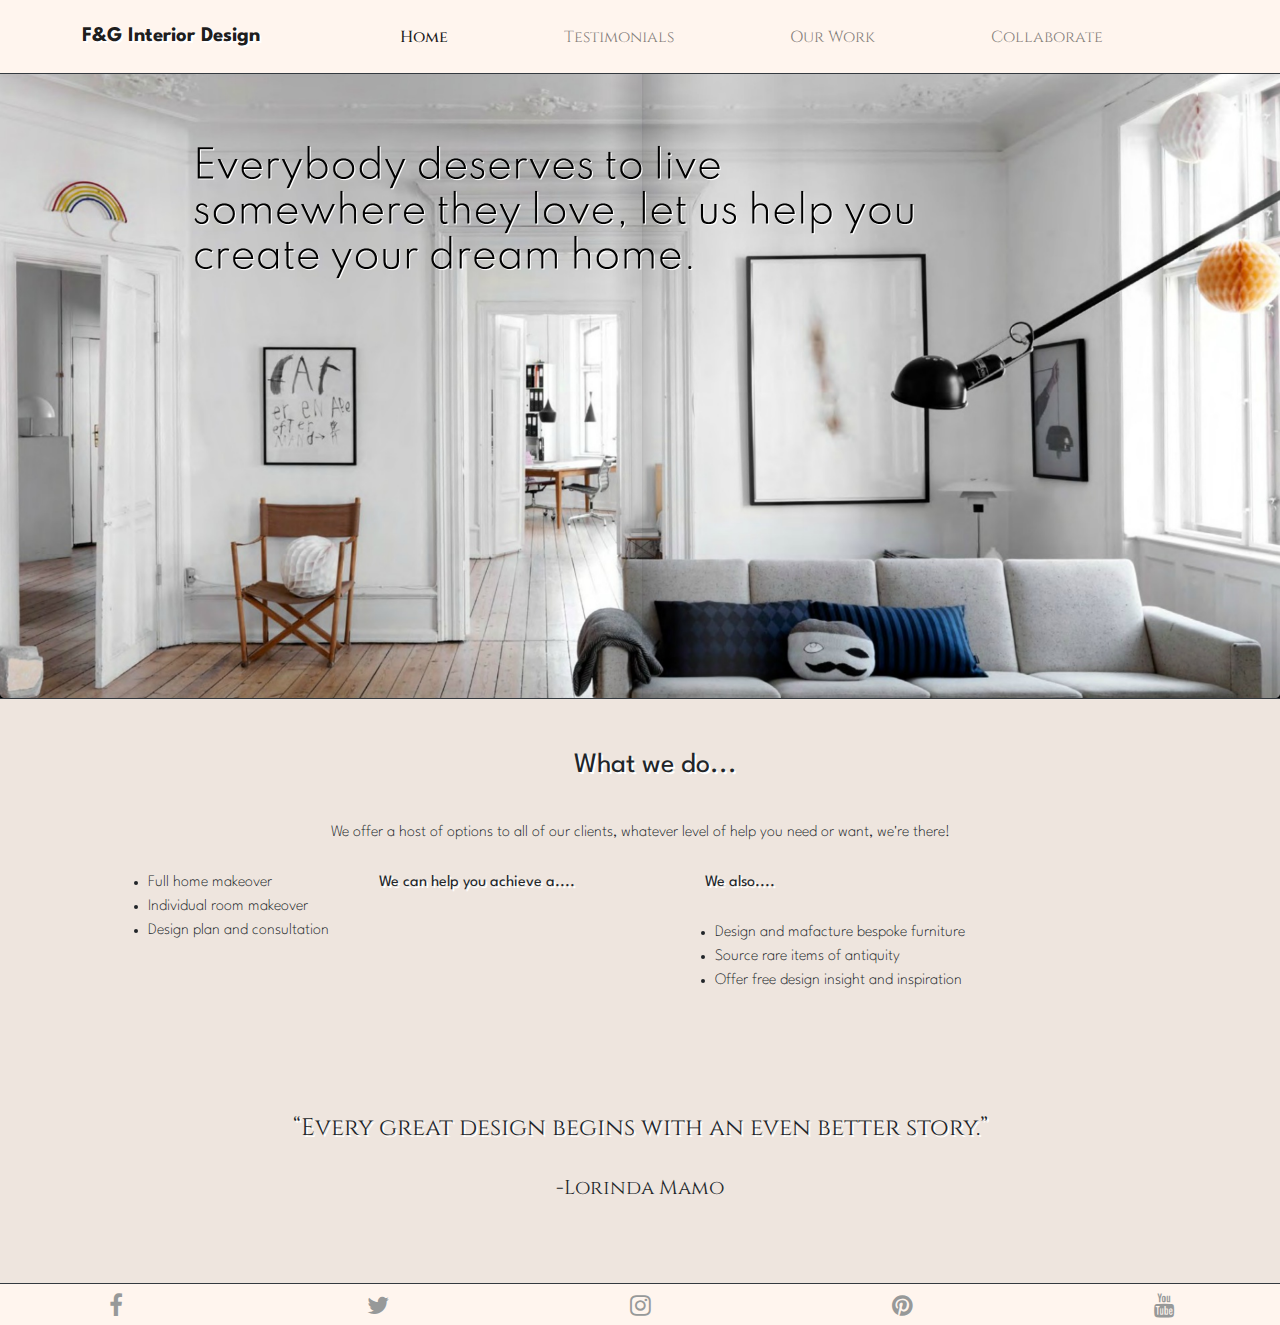
<file: index.html>
<!DOCTYPE html>
<html lang="en">
<head>
    <meta charset="UTF-8">
    <meta name="viewport" content="width=device-width, initial-scale=1.0">
    <meta http-equiv="X-UA-Compatible" content="ie=edge">
    <link rel="stylesheet" href="https://maxcdn.bootstrapcdn.com/bootstrap/4.2.1/css/bootstrap.min.css" type="text/css" />
    <link rel="stylesheet" href="https://maxcdn.bootstrapcdn.com/font-awesome/4.7.0/css/font-awesome.min.css" type="text/css"/>
    <link rel="stylesheet" href="assets/css/style.css">
    <title>F&G Interior Design</title> 
</head>

<body>
    <header>
        <nav class="navbar navbar-expand-lg navbar-light border-bottom border-dark">
            <a class="nav-link" href="index.html"><span class="navbar-brand mb-0 h1">F&G Interior Design</span></a>
                <button class="navbar-toggler" type="button" data-toggle="collapse" data-target="#navbarNav" aria-controls="navbarNav" aria-expanded="false" aria-label="Toggle navigation">
                <span class="navbar-toggler-icon"></span>
                </button>
            <div class="collapse navbar-collapse" id="navbarNav">
                <ul class="navbar-nav">
                <li class="nav-item active">
                    <a class="nav-link" href="index.html">Home<span class="sr-only">(current)</span></a>
                </li>
                <li class="nav-item">
                    <a class="nav-link" href="testimonials.html">Testimonials</a>
                </li>
                <li class="nav-item">
                    <a class="nav-link" href="workhistory.html">Our Work</a>
                </li>
                <li class="nav-item">
                    <a class="nav-link" href="contact.html">Collaborate</a>
                </li>
                </ul>
            </div>
        </nav>
    </header>
    <section>  
        <div class="landing-container">
            <img src="assets/images/landingpagepic.png" class="img-fluid border-bottom border-dark" alt="F&G interior design">
        </div>
    </section>
    <section class="background-color-main">
        <h3 class="landing-page-main-heading text-center">What we do...</h3>
        <p class="landing-page-text text-center">We offer a host of options to all of our clients, whatever level of help you need or want, we're there!</p>
        <div class="container">
            <div class="row">
                <div class="col-md">
                    <p class="landing-page-heading-left"> We can help you achieve a....</p>       
                    <ul class="landing-page-text-left">    
                        <li>Full home makeover</li>
                        <li>Individual room makeover</li>
                        <li>Design plan and consultation</li>
                    </ul>
                </div>
                <div class="col-md">
                    <p class="landing-page-heading-right"> We also....</p>       
                    <ul class="landing-page-text-right">    
                        <li>Design and mafacture bespoke furniture</li>
                        <li>Source rare items of antiquity</li>
                        <li>Offer free design insight and inspiration</li>
                    </ul>
                </div>  
            </div>
        </div>    
    </section>
    <section class="background-color-main">
        <div class="row">
            <div class="col">
                <h4 class="end-quote text-center">“Every great design begins with an even better story.”</h4>
                <h5 class="end-quote-name text-center">-Lorinda Mamo</h5>
            </div>
        </div>
    </section>
    <footer class="border-top border-dark">
        <div class="footer-container">
            <div class="row">
                <div class="col-sm footer-icon">
                    <a target="_blank" href="https://www.facebook.com/">
                        <i class="fa fa-facebook"></i>
                    </a>
                </div>
                <div class="col-sm footer-icon">
                    <a target="_blank" href="https://www.twitter.com/">
                        <i class="fa fa-twitter"></i>
                    </a>
                </div>
                <div class="col-sm footer-icon">
                    <a target="_blank" href="https://www.instagram.com/">
                        <i class="fa fa-instagram"></i>
                    </a>
                </div>
                <div class="col-sm footer-icon">
                    <a target="_blank" href="https://www.pinterest.com/">
                        <i class="fa fa-pinterest"></i>
                    </a>
                </div>
                <div class="col-sm footer-icon">
                    <a target="_blank" href="https://www.youtube.com/">
                        <i class="fa fa-youtube"></i>
                    </a>
                </div>
            </div>
        </div>
    </footer>

<script src="https://code.jquery.com/jquery-3.4.1.slim.min.js" integrity="sha384-J6qa4849blE2+poT4WnyKhv5vZF5SrPo0iEjwBvKU7imGFAV0wwj1yYfoRSJoZ+n" crossorigin="anonymous"></script>
<script src="https://cdn.jsdelivr.net/npm/popper.js@1.16.0/dist/umd/popper.min.js" integrity="sha384-Q6E9RHvbIyZFJoft+2mJbHaEWldlvI9IOYy5n3zV9zzTtmI3UksdQRVvoxMfooAo" crossorigin="anonymous"></script>
<script src="https://stackpath.bootstrapcdn.com/bootstrap/4.4.1/js/bootstrap.min.js" integrity="sha384-wfSDF2E50Y2D1uUdj0O3uMBJnjuUD4Ih7YwaYd1iqfktj0Uod8GCExl3Og8ifwB6" crossorigin="anonymous"></script>

</body>
</html>
</file>
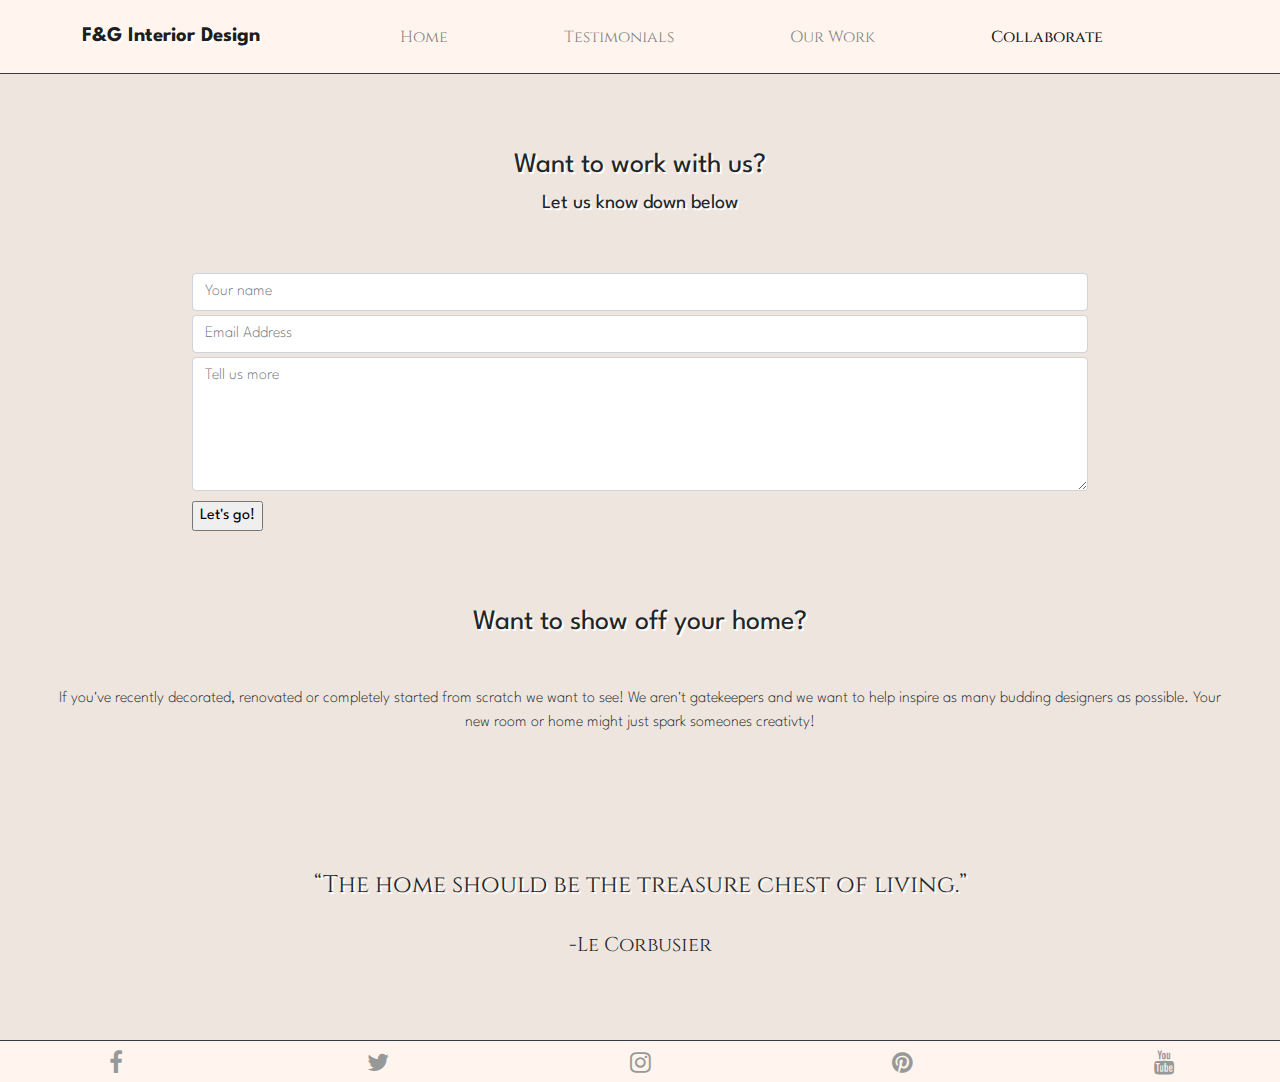
<file: contact.html>
<!DOCTYPE html>
<html lang="en">
<head>
    <meta charset="UTF-8">
    <meta name="viewport" content="width=device-width, initial-scale=1.0">
    <meta http-equiv="X-UA-Compatible" content="ie=edge">
    <link rel="stylesheet" href="https://maxcdn.bootstrapcdn.com/bootstrap/4.2.1/css/bootstrap.min.css" type="text/css" />
    <link rel="stylesheet" href="https://maxcdn.bootstrapcdn.com/font-awesome/4.7.0/css/font-awesome.min.css" type="text/css" />
    <link rel="stylesheet" href="assets/css/style.css">
    <title>F&G Interior Design</title> 
</head>
<body>
    <nav class="navbar navbar-expand-lg navbar-light border-bottom border-dark">
        <a class="nav-link" href="index.html"><span class="navbar-brand mb-0 h1">F&G Interior Design</span></a>
            <button class="navbar-toggler" type="button" data-toggle="collapse" data-target="#navbarNav" aria-controls="navbarNav" aria-expanded="false" aria-label="Toggle navigation">
                <span class="navbar-toggler-icon"></span>
            </button>
        <div class="collapse navbar-collapse" id="navbarNav">
            <ul class="navbar-nav">
            <li class="nav-item">
                <a class="nav-link" href="index.html">Home <span class="sr-only">(current)</span></a>
            </li>
            <li class="nav-item">
                <a class="nav-link" href="testimonials.html">Testimonials</a>
            </li>
            <li class="nav-item">
                <a class="nav-link" href="workhistory.html">Our Work</a>
            </li>
            <li class="nav-item active">
                <a class="nav-link" href="contact.html">Collaborate</a>
            </li>
            </ul>
        </div>
    </nav>
    <section class="background-color-main">
        <div class="row">
            <div class="col">
                <h3 class="contact-heading text-center">Want to work with us?</h3>
                <h5 class="contact-sub-heading text-center">Let us know down below</h5>
                <div class="collab-form">
                <form>
                    <div class="form-group">
                        <input type="text" name="name" id="contactname" class= "form-control form-text" placeholder="Your name" required />
                    </div>
                    <div class="form-group">
                        <input type="email" name="emailaddress" id="emailaddress" class= "form-control form-text" placeholder="Email Address" required />
                    </div>      
                    <div class="form-group">
                        <textarea class="form-control form-text" id="moreinfo" placeholder="Tell us more" rows="5" required></textarea>
                    </div>
                    <div class="form-group">
                        <input type="submit" value="Let's go!">
                    </div>
                </form>
                </div>
             </div>
        </div>
    </section>
    <section class="background-color-main">
        <div class="row">
            <div class="col">
                <h3 class="contact-heading text-center">Want to show off your home?</h3>
                <p class="end-para">If you've recently decorated, renovated or completely started from scratch we want to see! We aren't gatekeepers and we want to help inspire as many budding designers as possible. Your new room or home might just spark someones creativty!</p>
            </div>
        </div>
    </section>        
    <section class="background-color-main">
        <div class="row">
            <div class="col">
                <h4 class="end-quote text-center">“The home should be the treasure chest of living.”</h4>
                <h5 class="end-quote-name text-center">-Le Corbusier</h5>
            </div>
        </div>
    </section>
    <footer class="border-top border-dark">
        <div class="footer-container">
            <div class="row">
                <div class="col-sm footer-icon">
                    <a target="_blank" href="https://www.facebook.com/">
                        <i class="fa fa-facebook"></i>
                    </a>
                </div>
                <div class="col-sm footer-icon">
                    <a target="_blank" href="https://www.twitter.com/">
                        <i class="fa fa-twitter"></i>
                    </a>
                </div>
                <div class="col-sm footer-icon">
                    <a target="_blank" href="https://www.instagram.com/">
                        <i class="fa fa-instagram"></i>
                    </a>
                </div>
                <div class="col-sm footer-icon">
                    <a target="_blank" href="https://www.pinterest.com/">
                        <i class="fa fa-pinterest"></i>
                    </a>
                </div>
                <div class="col-sm footer-icon">
                    <a target="_blank" href="https://www.youtube.com/">
                        <i class="fa fa-youtube"></i>
                    </a>
                </div>
            </div>
        </div>
    </footer>   

<script src="https://code.jquery.com/jquery-3.4.1.slim.min.js" integrity="sha384-J6qa4849blE2+poT4WnyKhv5vZF5SrPo0iEjwBvKU7imGFAV0wwj1yYfoRSJoZ+n" crossorigin="anonymous"></script>
<script src="https://cdn.jsdelivr.net/npm/popper.js@1.16.0/dist/umd/popper.min.js" integrity="sha384-Q6E9RHvbIyZFJoft+2mJbHaEWldlvI9IOYy5n3zV9zzTtmI3UksdQRVvoxMfooAo" crossorigin="anonymous"></script>
<script src="https://stackpath.bootstrapcdn.com/bootstrap/4.4.1/js/bootstrap.min.js" integrity="sha384-wfSDF2E50Y2D1uUdj0O3uMBJnjuUD4Ih7YwaYd1iqfktj0Uod8GCExl3Og8ifwB6" crossorigin="anonymous"></script>
 
</body>
</html>
</file>
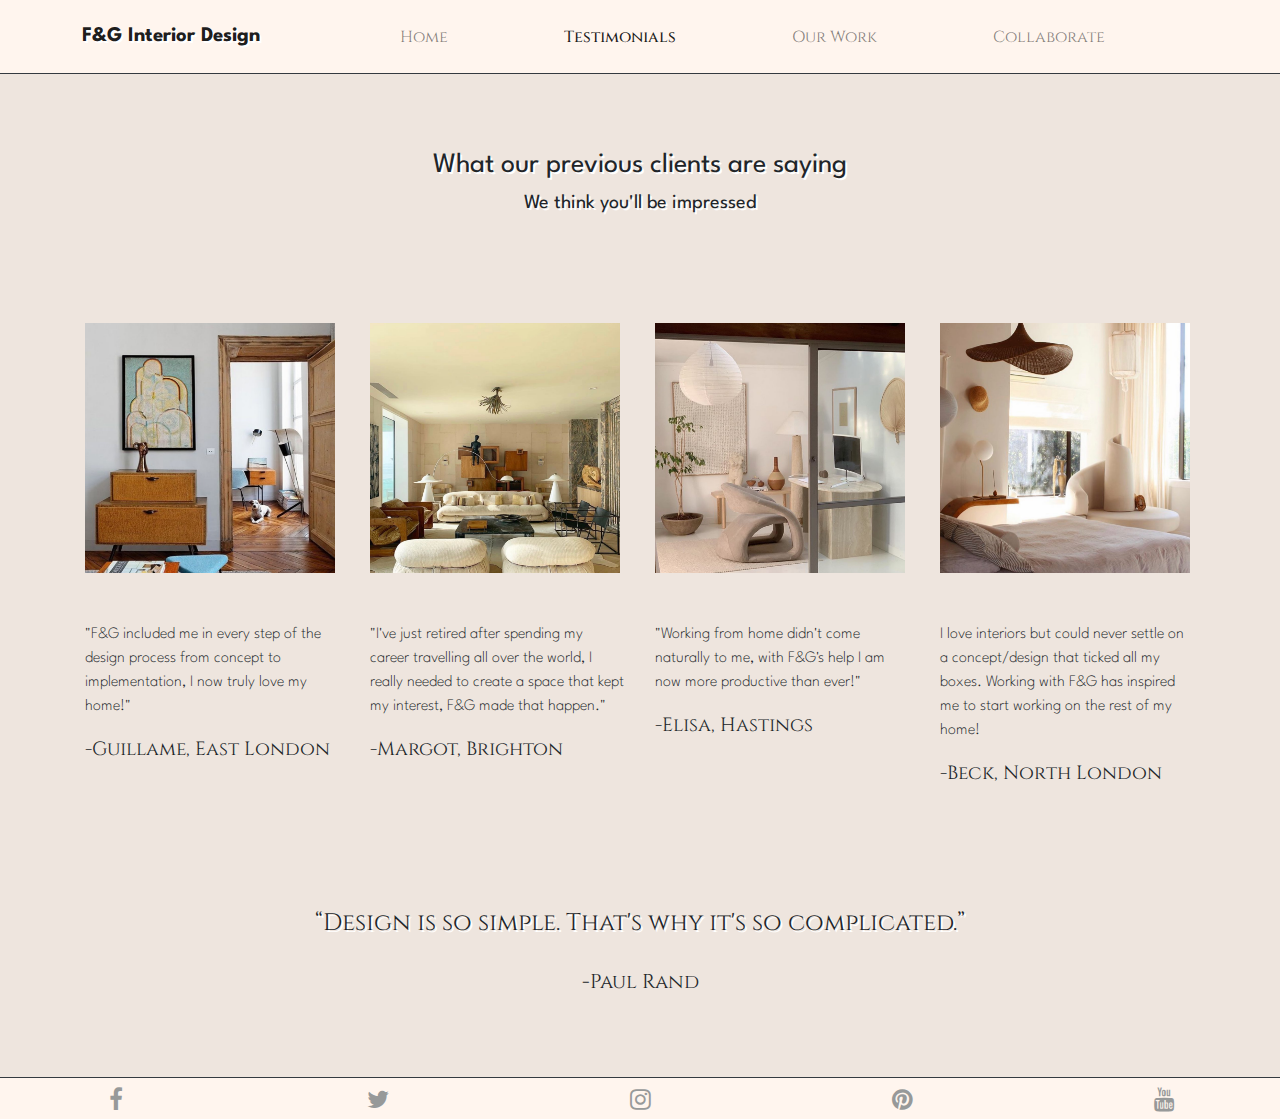
<file: testimonials.html>
<!DOCTYPE html>
<html lang="en">
<head>
    <meta charset="UTF-8">
    <meta name="viewport" content="width=device-width, initial-scale=1.0">
    <meta http-equiv="X-UA-Compatible" content="ie=edge">
    <link rel="stylesheet" href="https://maxcdn.bootstrapcdn.com/bootstrap/4.2.1/css/bootstrap.min.css" type="text/css" />
    <link rel="stylesheet" href="https://maxcdn.bootstrapcdn.com/font-awesome/4.7.0/css/font-awesome.min.css" type="text/css" />
    <link rel="stylesheet" href="assets/css/style.css">
    <title>F&G Interior Design</title> 
</head>
<body>
    <nav class="navbar navbar-expand-lg navbar-light border-bottom border-dark">
        <a class="nav-link" href="index.html"><span class="navbar-brand mb-0 h1">F&G Interior Design</span></a>
            <button class="navbar-toggler" type="button" data-toggle="collapse" data-target="#navbarNav" aria-controls="navbarNav" aria-expanded="false" aria-label="Toggle navigation">
                <span class="navbar-toggler-icon"></span>
            </button>
        <div class="collapse navbar-collapse" id="navbarNav">
            <ul class="navbar-nav">
            <li class="nav-item">
                <a class="nav-link" href="index.html">Home <span class="sr-only">(current)</span></a>
            </li>
            <li class="nav-item active">
                <a class="nav-link" href="testimonials.html">Testimonials</a>
            </li>
            <li class="nav-item">
                <a class="nav-link" href="workhistory.html">Our Work</a>
            </li>
            <li class="nav-item">
                <a class="nav-link" href="contact.html">Collaborate</a>
            </li>
            </ul>
        </div>
    </nav>
    <section class="background-color-main">
        <div class="row">
            <div class="col">
                <h3 class="contact-heading text-center">What our previous clients are saying</h3>
                <h5 class="contact-sub-heading text-center">We think you'll be impressed</h5>
            </div>
        </div>
    </section>
    <section class="background-color-main">
        <div class="container container-fluid">
            <div class="row">
                <div class="col testimonial-container">
                    <img src="assets/images/testimonial1.png" class="testimonial-image" alt="Guillame - East London">
                    <p class="main-quote">"F&G included me in every step of the design process from concept to implementation, I now truly love my home!"</p>
                    <p class="quote-name">-Guillame, East London  </p>
                </div>
                <div class="col testimonial-container">
                    <img src="assets/images/testimonial2.png" class="testimonial-image" alt="Margot - Brighton">
                    <p class="main-quote">"I've just retired after spending my career travelling all over the world, I really needed to create a space that kept my interest, F&G made that happen."</p>
                    <p class="quote-name">-Margot, Brighton</p>
                </div>
                <div class="col testimonial-container">
                    <img src="assets/images/testimonial3.png" class="testimonial-image" alt="Elisa - Hastings">
                    <p class="main-quote">"Working from home didn't come naturally to me, with F&G's help I am now more productive than ever!"</p>
                    <p class="quote-name">-Elisa, Hastings</p>
                </div>
                <div class="col testimonial-container">
                    <img src="assets/images/testimonial4.png" class="testimonial-image" alt="Beck - North London">
                    <p class="main-quote">I love interiors but could never settle on a concept/design that ticked all my boxes. Working with F&G has inspired me to start working on the rest of my home!</p>
                    <p class="quote-name">-Beck, North London</p>
                </div>
            </div>
        </div>
    </section>
    <section class="background-color-main">
        <div class="row">
            <div class="col">
                <h4 class="end-quote text-center">“Design is so simple. That's why it's so complicated.”</h4>
                <h5 class="end-quote-name text-center">-Paul Rand</h5>
            </div>
        </div>
    </section>
    <footer class="border-top border-dark">
        <div class="footer-container">
            <div class="row">
                <div class="col-sm footer-icon">
                    <a target="_blank" href="https://www.facebook.com/">
                        <i class="fa fa-facebook"></i>
                    </a>
                </div>
                <div class="col-sm footer-icon">
                    <a target="_blank" href="https://www.twitter.com/">
                        <i class="fa fa-twitter"></i>
                    </a>
                </div>
                <div class="col-sm footer-icon">
                    <a target="_blank" href="https://www.instagram.com/">
                        <i class="fa fa-instagram"></i>
                    </a>
                </div>
                <div class="col-sm footer-icon">
                    <a target="_blank" href="https://www.pinterest.com/">
                        <i class="fa fa-pinterest"></i>
                    </a>
                </div>
                <div class="col-sm footer-icon">
                    <a target="_blank" href="https://www.youtube.com/">
                        <i class="fa fa-youtube"></i>
                    </a>
                </div>
            </div>
        </div>
    </footer>

<script src="https://code.jquery.com/jquery-3.4.1.slim.min.js" integrity="sha384-J6qa4849blE2+poT4WnyKhv5vZF5SrPo0iEjwBvKU7imGFAV0wwj1yYfoRSJoZ+n" crossorigin="anonymous"></script>
<script src="https://cdn.jsdelivr.net/npm/popper.js@1.16.0/dist/umd/popper.min.js" integrity="sha384-Q6E9RHvbIyZFJoft+2mJbHaEWldlvI9IOYy5n3zV9zzTtmI3UksdQRVvoxMfooAo" crossorigin="anonymous"></script>
<script src="https://stackpath.bootstrapcdn.com/bootstrap/4.4.1/js/bootstrap.min.js" integrity="sha384-wfSDF2E50Y2D1uUdj0O3uMBJnjuUD4Ih7YwaYd1iqfktj0Uod8GCExl3Og8ifwB6" crossorigin="anonymous"></script>

</body>
</html>
</file>
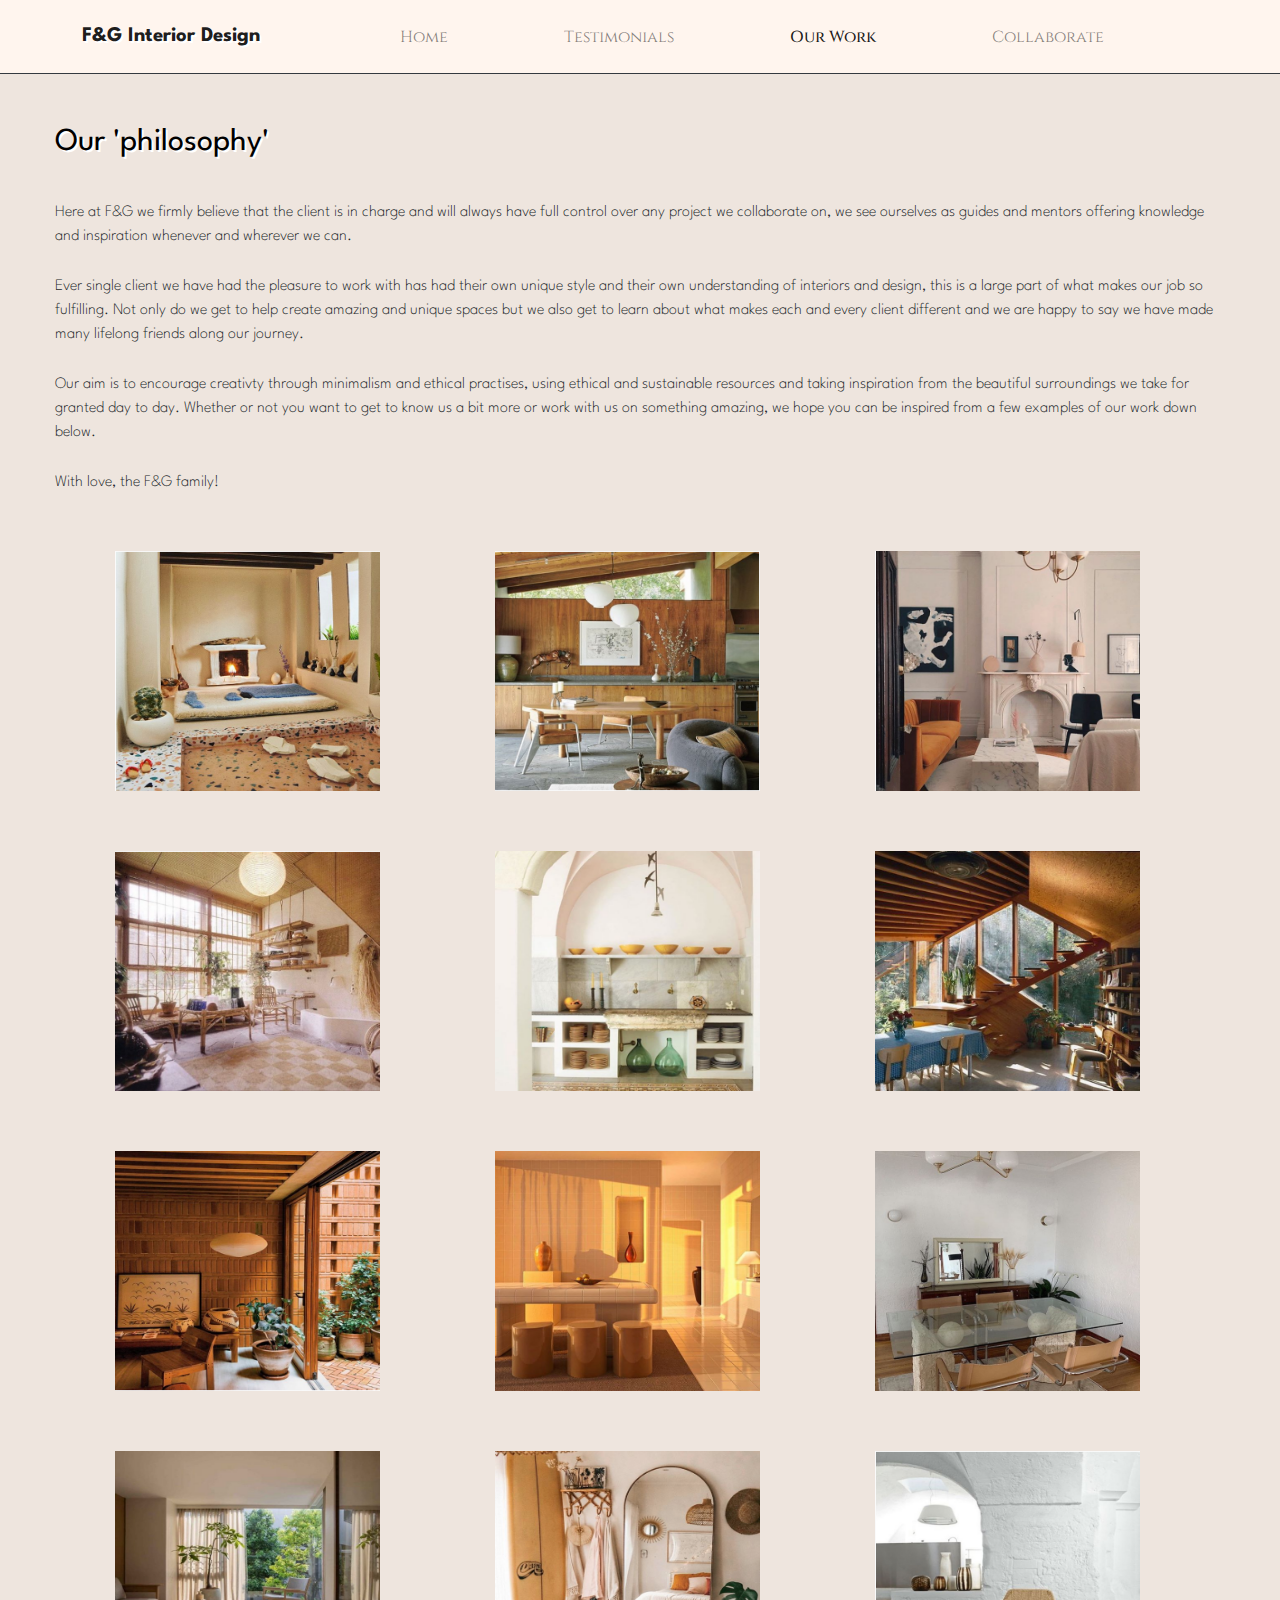
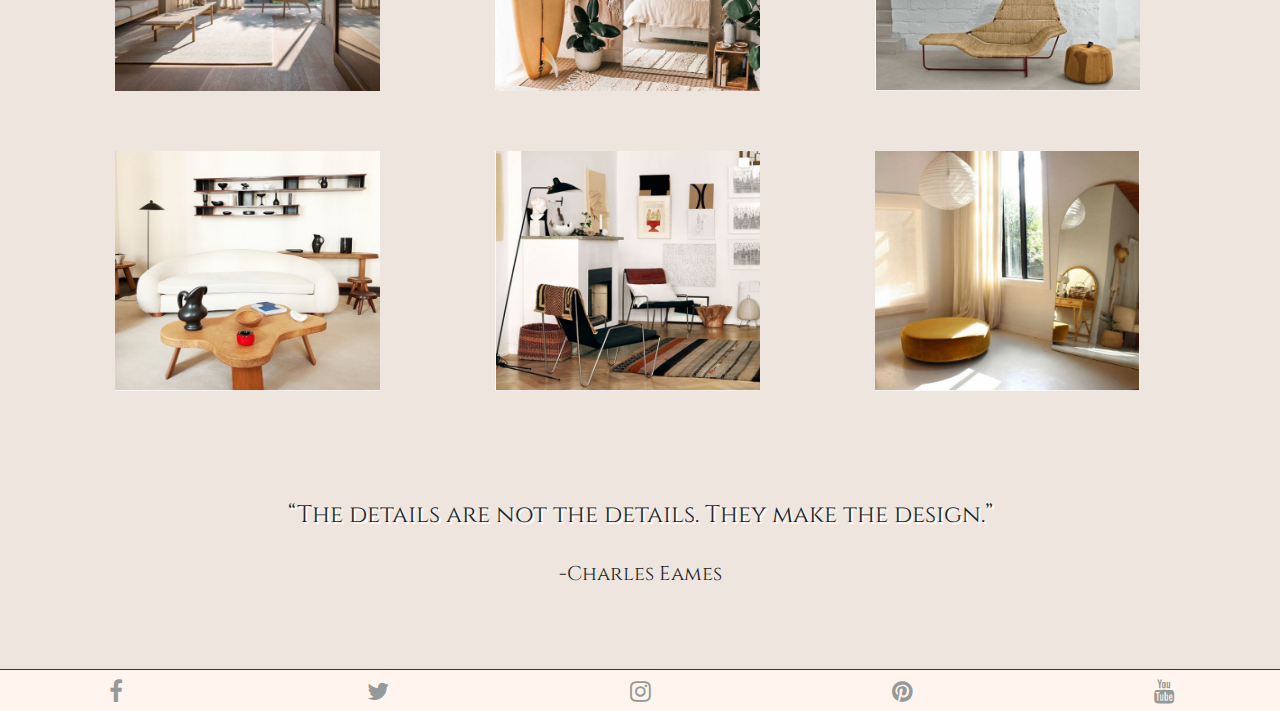
<file: workhistory.html>
<!DOCTYPE html>
<html lang="en">
<head>
    <meta charset="UTF-8">
    <meta name="viewport" content="width=device-width, initial-scale=1.0">
    <meta http-equiv="X-UA-Compatible" content="ie=edge">
    <link rel="stylesheet" href="https://maxcdn.bootstrapcdn.com/bootstrap/4.2.1/css/bootstrap.min.css" type="text/css" />
    <link rel="stylesheet" href="https://maxcdn.bootstrapcdn.com/font-awesome/4.7.0/css/font-awesome.min.css" type="text/css" />
    <link rel="stylesheet" href="assets/css/style.css">
    <title>F&G Interior Design</title> 
</head>
<body>
    <nav class="navbar navbar-expand-lg navbar-light border-bottom border-dark">
        <a class="nav-link" href="index.html"><span class="navbar-brand mb-0 h1">F&G Interior Design</span></a>
            <button class="navbar-toggler" type="button" data-toggle="collapse" data-target="#navbarNav" aria-controls="navbarNav" aria-expanded="false" aria-label="Toggle navigation">
                <span class="navbar-toggler-icon"></span>
            </button>
        <div class="collapse navbar-collapse" id="navbarNav">
            <ul class="navbar-nav">
            <li class="nav-item">
                <a class="nav-link" href="index.html">Home <span class="sr-only">(current)</span></a>
            </li>
            <li class="nav-item">
                <a class="nav-link" href="testimonials.html">Testimonials</a>
            </li>
            <li class="nav-item active">
                <a class="nav-link" href="workhistory.html">Our Work</a>
            </li>
            <li class="nav-item">
                <a class="nav-link" href="contact.html">Collaborate</a>
            </li>
            </ul>
        </div>
    </nav>
    <section class="background-color-main">
        <h2 class="work-history-heading">Our 'philosophy'</h2>
        <p class="philosophy-para">Here at F&G we firmly believe that the client is in charge and will always have full control over any project we collaborate on, we see ourselves as guides and mentors offering knowledge and inspiration whenever and wherever we can.</p>
        <p class="philosophy-para">Ever single client we have had the pleasure to work with has had their own unique style and their own understanding of interiors and design, this is a large part of what makes our job so fulfilling. Not only do we get to help create amazing and unique spaces but we also get to learn about what makes each and every client different and we are happy to say we have made many lifelong friends along our journey.</p>
        <p class="philosophy-para">Our aim is to encourage creativty through minimalism and ethical practises, using ethical and sustainable resources and taking inspiration from the beautiful surroundings we take for granted day to day. Whether or not you want to get to know us a bit more or work with us on something amazing, we hope you can be inspired from a few examples of our work down below.</p>
        <p class="philosophy-para">With love, the F&G family! </p>
        <div class="container image-container">
            <div class="row">
                <div class="col">
                    <img src="assets/images/fgwh1.png" class="work-history-image" alt="Previous project image one">
                </div>
                <div class="col">
                    <img src="assets/images/fgwh2.png" class="work-history-image" alt="Previous project image two">
                </div>
                <div class="col">
                    <img src="assets/images/fgwh3.png" class="work-history-image" alt="Previous project image three">
                </div>
            </div>
        </div>
        <div class="container image-container">
            <div class="row">
                <div class="col">
                    <img src="assets/images/fgwh4.png" class="work-history-image" alt="Previous project image four">
                </div>
                <div class="col">
                    <img src="assets/images/fghw5.png" class="work-history-image" alt="Previous project image five">
                </div>
                <div class="col">
                    <img src="assets/images/fgwh6.png" class="work-history-image" alt="Previous project image six">
                </div>
            </div>
        </div>
        <div class="container image-container">
            <div class="row">
                <div class="col">
                    <img src="assets/images/fgwh7.png" class="work-history-image" alt="Previous project image seven">
                </div>
                <div class="col">
                    <img src="assets/images/fgwh8.png" class="work-history-image" alt="Previous project image eight">
                </div>
                <div class="col">
                    <img src="assets/images/fgwh9.png" class="work-history-image" alt="Previous project image nine">
                </div>
            </div>
        </div>
        <div class="container image-container">
            <div class="row">
                <div class="col">
                    <img src="assets/images/fgwh10.png" class="work-history-image" alt="Previous project image ten">
                </div>
                <div class="col">
                    <img src="assets/images/fgwh11.png" class="work-history-image" alt="Previous project image eleven">
                </div>
                <div class="col">
                    <img src="assets/images/fgwh12.png" class="work-history-image" alt="Previous project image twelve">
                </div>
            </div>
        </div>
        <div class="container image-container">
            <div class="row">
                <div class="col">
                    <img src="assets/images/fgwh13.png" class="work-history-image" alt="Previous project image thirteen">
                </div>
                <div class="col">
                    <img src="assets/images/fgwh14.png" class="work-history-image" alt="Previous project image fourteen">
                </div>
                <div class="col">
                    <img src="assets/images/fgwh15.png" class="work-history-image" alt="Previous project image fifteen">
                </div>
            </div>
        </div>
    </section>
    <section class="background-color-main">
        <div class="row">
            <div class="col">
                <h4 class="end-quote text-center">“The details are not the details. They make the design.”</h4>
                <h5 class="end-quote-name text-center">-Charles Eames</h5>
            </div>
        </div>
    </section>
    <footer class="border-top border-dark">
        <div class="footer-container">
            <div class="row">
                <div class="col-sm footer-icon">
                    <a target="_blank" href="https://www.facebook.com/">
                        <i class="fa fa-facebook"></i>
                    </a>
                </div>
                <div class="col-sm footer-icon">
                    <a target="_blank" href="https://www.twitter.com/">
                        <i class="fa fa-twitter"></i>
                    </a>
                </div>
                <div class="col-sm footer-icon">
                    <a target="_blank" href="https://www.instagram.com/">
                        <i class="fa fa-instagram"></i>
                    </a>
                </div>
                <div class="col-sm footer-icon">
                    <a target="_blank" href="https://www.pinterest.com/">
                        <i class="fa fa-pinterest"></i>
                    </a>
                </div>
                <div class="col-sm footer-icon">
                    <a target="_blank" href="https://www.youtube.com/">
                        <i class="fa fa-youtube"></i>
                    </a>
                </div>
            </div>
        </div>
    </footer>  

<script src="https://code.jquery.com/jquery-3.4.1.slim.min.js" integrity="sha384-J6qa4849blE2+poT4WnyKhv5vZF5SrPo0iEjwBvKU7imGFAV0wwj1yYfoRSJoZ+n" crossorigin="anonymous"></script>
<script src="https://cdn.jsdelivr.net/npm/popper.js@1.16.0/dist/umd/popper.min.js" integrity="sha384-Q6E9RHvbIyZFJoft+2mJbHaEWldlvI9IOYy5n3zV9zzTtmI3UksdQRVvoxMfooAo" crossorigin="anonymous"></script>
<script src="https://stackpath.bootstrapcdn.com/bootstrap/4.4.1/js/bootstrap.min.js" integrity="sha384-wfSDF2E50Y2D1uUdj0O3uMBJnjuUD4Ih7YwaYd1iqfktj0Uod8GCExl3Og8ifwB6" crossorigin="anonymous"></script>
     
</body>
</html>
</file>
<file: assets/css/style.css>
@import url('https://fonts.googleapis.com/css2?family=Cinzel:wght@200;300;400;500&family=Spartan:wght@100;200;300;400&display=swap');

/*------------------------------------------------------- Colors*/

.background-color-main {
    background-color: #eee5de;
}

/*------------------------------------------------------- Nav*/
.navbar {
    background-color: #fff5ee;
}

.navbar-brand {
    font-family: "Spartan"; sans-serif;
    font-size: 130%;
    font-weight: bold;
    padding-left: 50px;
    text-shadow: 2px 2px #fff;
}

.nav-item {
    font-family: "Cinzel"; sans-serif;
    padding-left: 100px;
}

.active {
    font-weight: 500;
}

/*------------------------------------------------------- Landing page*/

.landing-container {
    position: relative;
    text-align: center;
    color: white;
    width: 100%;
}

.landing-page-main-heading {
    font-family: "Spartan"; sans-serif;
    font-weight: 400;
    padding-left: 30px;
    padding-top: 50px;
    padding-bottom: 30px;
    text-align: center;
    text-shadow: 2px 2px #fff;
}

.landing-page-heading-right {
    font-family: "Spartan"; sans-serif;
    font-weight: 400;
    padding-top: 10px;
    padding-left: 50px;
    text-shadow: 2px 2px #fff;
}

.landing-page-heading-left {
    font-family: "Spartan"; sans-serif;
    font-weight: 400;
    padding-top: 10px;
    float: right;
    padding-right: 50px;
    text-shadow: 2px 2px #fff;
}

.landing-page-text {
    font-family: "Spartan"; sans-serif;
    font-weight: 200;
    padding-left: 50px;
    padding-right: 50px;
}

.landing-page-text-right {
    font-family: "Spartan"; sans-serif;
    font-weight: 200;
    padding-top: 10px;
    padding-bottom: 25px;
    padding-left: 60px;
}

.landing-page-text-left {
    font-family: "Spartan"; sans-serif;
    font-weight: 200;
    padding-top: 10px;
    padding-bottom: 25px;
    float: right;
    padding-right: 50px;
}


/*------------------------------------------------------- Testimonials*/

.testimonial-image {
    width: 250px;
    height: 250px;
    background-size: cover;
    margin-top: 50px;
    margin-bottom: 50px;
    transition: transform .2s;    
}

@media screen and (max-width: 768px) {
    .testimonial-image {
        height: 320px;
        width: 320px;
    }
}

@media screen and (max-width: 415px) {
    .testimonial-image {
        height: 380px;
        width: 380px;
    }
}

@media screen and (max-width: 375px) {
    .testimonial-image {
        height: 330px;
        width: 330px;
    }
}

@media screen and (max-width: 320px) {
    .testimonial-image {
        height: 290px;
        width: 290px;
    }
}

.testimonial-image:hover {
    transform: scale(1.2);
}

.main-quote {
    font-family: "Spartan"; sans-serif;
    font-weight: 200;  
    float: left;
}

@media screen and (max-width: 375px) {
    .main-quote {
        text-align: center;
    }
}

.quote-name {
    font-family: "Cinzel"; sans-serif;
    font-size: 120%;
    text-align: center;
    padding-bottom: 25px;
    float: left;
}

/*------------------------------------------------------- Work*/

.work-history-heading {
    font-family: "Spartan"; sans-serif;
    color: #000000;   
    font-weight: 400;
    padding-top: 50px;
    padding-left: 55px;
    padding-bottom: 30px;
    text-shadow: 2px 2px #fff;
}

.philosophy-para {
    font-family: "Spartan"; sans-serif;
    font-weight: 200;
    padding-left: 55px;
    padding-right: 55px;
    padding-bottom: 10px;
}

.work-history-image {
    width: 325px;
    height: 300px;
    background-size: cover;
    text-align: center;
    padding: 30px 30px 30px 30px;
    transition: transform .2s;
    margin: 0 auto; 
}

@media screen and (max-width: 768px) {
    .work-history-image {
        height: 700px;
        width: 700px;
    }
}

@media screen and (max-width: 415px) {
    .work-history-image {
        height: 400px;
        width: 400px;
    }
}

@media screen and (max-width: 375px) {
    .work-history-image {
        height: 350px;
        width: 350px;
    }
}

@media screen and (max-width: 320px) {
    .work-history-image {
        height: 290px;
        width: 290px;
    }
}


.work-history-image:hover {
    transform: scale(1.3);
}

.work-history-image-bottom:hover {
    transform: scale(1.3);
}


/*------------------------------------------------------- Footer*/

a {
    text-decoration: none;
    color: #979999;
}

a:hover {
    color: #000000;
}

.footer-icon {
    font-family: "Cinzel"; sans-serif;
    text-align: center;
    width: 30px;
    font-size: 24px;
    padding-top: 5px;
    margin: 0 auto;
    color: #979999;
}

.footer-container {
    background-color: #fff5ee;
}

/*------------------------------------------------------- Contact*/

.form-group {
    margin: 0 auto;
    max-width: 70%;
}

.contact-heading {
    font-family: "Spartan"; sans-serif;
    font-weight: 400;
    padding-top: 75px;
    text-shadow: 2px 2px #fff;
}

@media screen and (max-width: 375px) {
    .contact-heading {
        font-size: 100%;
    }
}

.contact-sub-heading {
    font-family: "Spartan"; sans-serif;
    font-weight: 400;
    padding-bottom: 50px;
    text-shadow: 2px 2px #fff;
}

@media screen and (max-width: 375px) {
    .contact-sub-heading {
        font-size: 80%;
        padding-bottom: 25px;
    }
}

input[type=submit]{
    font-family: "Spartan"; sans-serif;
    margin-top: 10px;
}

.form-text {
    font-family: "Spartan"; sans-serif;
    font-weight: 200;
}

.end-quote {
    font-family: "Cinzel"; sans-serif;
    font-weight: 400;
    padding-top: 80px;
    text-shadow: 2px 2px #fff;
}

.end-quote-name {
    font-family: "Cinzel"; sans-serif;
    font-weight: 400;
    padding-top: 25px;
    padding-bottom: 75px;
}

.end-para {
    font-family: "Spartan"; sans-serif;
    font-weight: 200;
    padding-top: 40px;
    padding-left: 55px;
    padding-right: 55px;
    padding-bottom: 40px;
    text-align: center;
}
</file>
